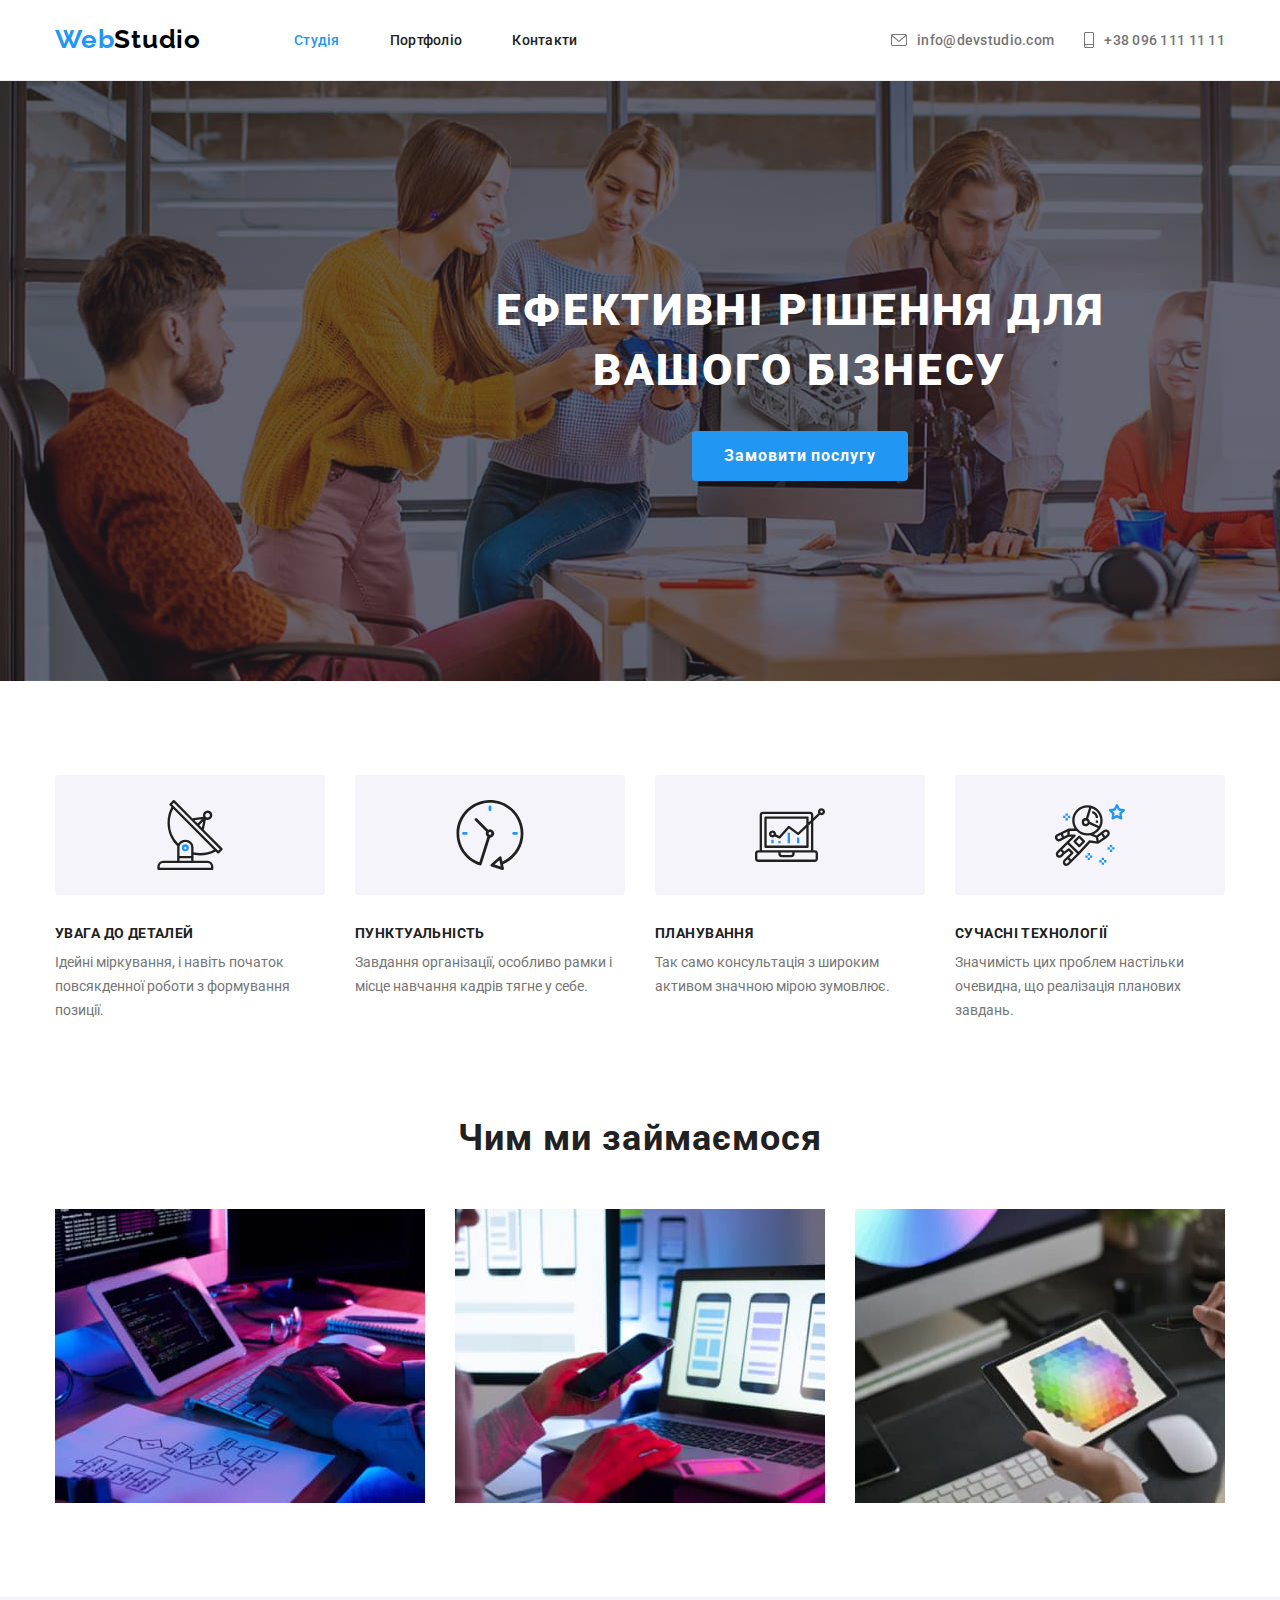
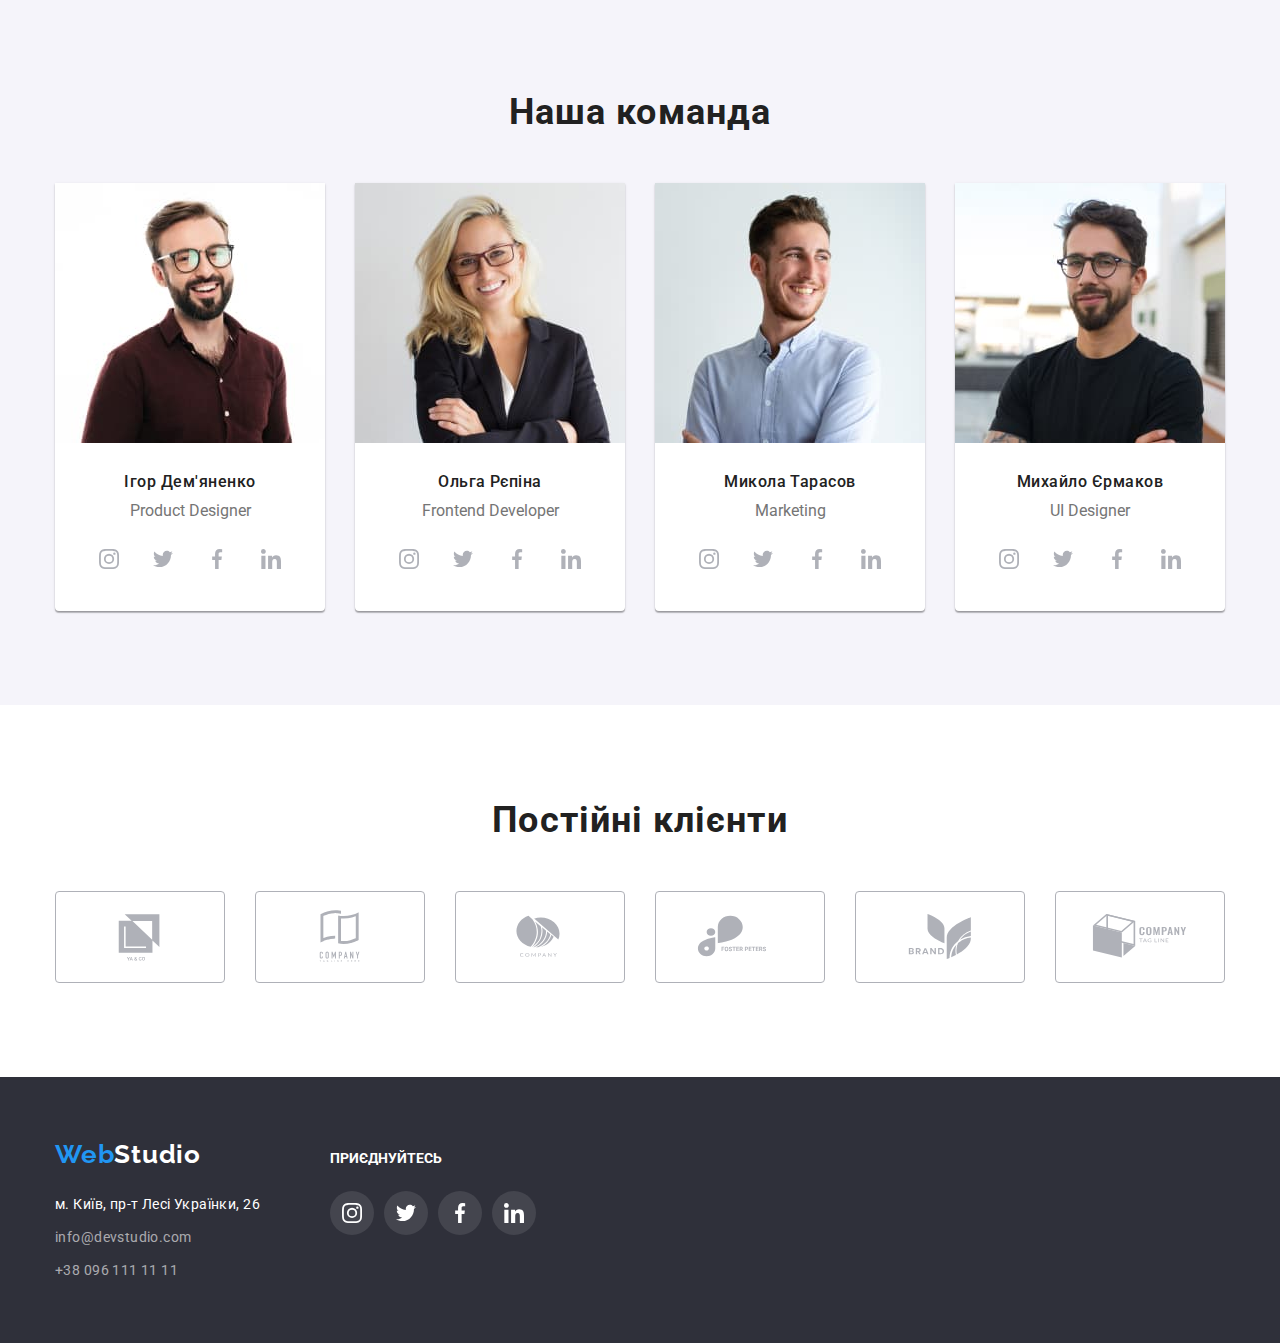
<file: index.html>
<!DOCTYPE html>
<html lang="uk">
  <head>
    <meta charset="UTF-8" />
    <meta http-equiv="X-UA-Compatible" content="IE=edge" />
    <meta name="viewport" content="width=device-width, initial-scale=1.0" />
    <title>WebStudio</title>
    <link rel="preconnect" href="https://fonts.googleapis.com" />
    <link rel="preconnect" href="https://fonts.gstatic.com" crossorigin />
    <link
      href="https://fonts.googleapis.com/css2?family=Raleway:wght@700&family=Roboto:wght@400;500;700;900&display=swap"
      rel="stylesheet"
    />
    <link
      rel="stylesheet"
      href="https://cdnjs.cloudflare.com/ajax/libs/modern-normalize/1.1.0/modern-normalize.min.css"
    />
    <link rel="stylesheet" href="./css/styles.css" />
  </head>
  <body>
    <!-- Header -->

    <header class="header">
      <div class="container">
        <div class="site-nav">
          <nav class="main-nav">
            <a class="logo-header" href="./index.html"
              >Web<span class="logo-header-end">Studio</span></a
            >
            <ul class="nav">
              <li class="nav-list">
                <a class="nav-link current" href="./index.html">Студія</a>
              </li>
              <li class="nav-list">
                <a class="nav-link" href="./portfolio.html">Портфоліо</a>
              </li>
              <li class="nav-list"><a class="nav-link" href="#">Контакти</a></li>
            </ul>
          </nav>

          <ul class="contacts">
            <li class="contacts-list">
              <a class="contacts-link" href="mailto:info@devstudio.com">
                <svg class="contacts-link-icon envelope">
                  <use href="./images/icons.svg#envelope"></use>
                </svg>
                info@devstudio.com</a
              >
            </li>
            <li class="contacts-list">
              <a class="contacts-link" href="tel:+380961111111">
                <svg class="contacts-link-icon smartphone">
                  <use href="./images/icons.svg#smartphone"></use>
                </svg>
                +38 096 111 11 11</a
              >
            </li>
          </ul>
        </div>
      </div>
    </header>
    <main>
      <!-- Hero section -->

      <section class="hero">
        <div class="hero-background">
          <div class="container">
            <h1 class="hero-title">Ефективні рішення для вашого бізнесу</h1>
            <button type="button" class="hero-button">Замовити послугу</button>
          </div>
        </div>
      </section>

      <!-- Our advantages section -->

      <section class="section">
        <div class="container">
          <h2 class="visually-hidden">Наші переваги</h2>
          <ul class="advantages">
            <li class="advantages-list">
              <div class="advantages-thumb">
                <svg class="our-adnvantages-icon">
                  <use href="./images/icons.svg#antenna"></use>
                </svg>
              </div>
              <h3 class="advantages-title">Увага до деталей</h3>
              <p class="advantages-text">
                Ідейні міркування, і навіть початок повсякденної роботи з формування позиції.
              </p>
            </li>
            <li class="advantages-list">
              <div class="advantages-thumb">
                <svg class="our-adnvantages-icon">
                  <use href="./images/icons.svg#clock"></use>
                </svg>
              </div>
              <h3 class="advantages-title">Пунктуальність</h3>
              <p class="advantages-text">
                Завдання організації, особливо рамки і місце навчання кадрів тягне у себе.
              </p>
            </li>
            <li class="advantages-list">
              <div class="advantages-thumb">
                <svg class="our-adnvantages-icon">
                  <use href="./images/icons.svg#diagram"></use>
                </svg>
              </div>
              <h3 class="advantages-title">Планування</h3>
              <p class="advantages-text">
                Так само консультація з широким активом значною мірою зумовлює.
              </p>
            </li>
            <li class="advantages-list">
              <div class="advantages-thumb">
                <svg class="our-adnvantages-icon">
                  <use href="./images/icons.svg#astronaut"></use>
                </svg>
              </div>
              <h3 class="advantages-title">Сучасні технології</h3>
              <p class="advantages-text">
                Значимість цих проблем настільки очевидна, що реалізація планових завдань.
              </p>
            </li>
          </ul>
        </div>
      </section>

      <!-- What we do section -->

      <section class="what-we-do">
        <div class="container">
          <h2 class="section-title">Чим ми займаємося</h2>
          <ul class="what-we-do-list">
            <li class="what-we-do-item">
              <img src="./images/computer.jpg" alt="людина працює за компьютером" width="370" />
            </li>
            <li class="what-we-do-item">
              <img
                src="./images/smartphone.jpg"
                alt="людина з телефоном та ноутбуком"
                width="370"
              />
            </li>
            <li class="what-we-do-item">
              <img src="./images/tablet.jpg" alt="людина працює з планшетом" width="370" />
            </li>
          </ul>
        </div>
      </section>

      <!-- Our team section -->

      <section class="ourteam-background section">
        <div class="container">
          <h2 class="section-title">Наша команда</h2>
          <ul class="ourteam">
            <li class="ourteam-list">
              <img src="./images/igor.jpg" alt="усміхнений хлопець в окулярах" width="270" />
              <div class="ourteam-cards">
                <h3 class="ourteam-title">Ігор Дем'яненко</h3>
                <p class="ourteam-text">Product Designer</p>
                <ul class="soc-networks">
                  <li class="soc-list">
                    <a class="soc-link" href="#" target="_blank" rel="noopener noreferrer nofollow"
                      ><svg class="soc-icon">
                        <use href="./images/icons.svg#instagram"></use>
                      </svg>
                    </a>
                  </li>
                  <li class="soc-list">
                    <a class="soc-link" href="#" target="_blank" rel="noopener noreferrer nofollow">
                      <svg class="soc-icon">
                        <use href="./images/icons.svg#twitter"></use>
                      </svg>
                    </a>
                  </li>
                  <li class="soc-list">
                    <a class="soc-link" href="#" target="_blank" rel="noopener noreferrer nofollow"
                      ><svg class="soc-icon">
                        <use href="./images/icons.svg#facebook"></use>
                      </svg>
                    </a>
                  </li>
                  <li class="soc-list">
                    <a class="soc-link" href="#" target="_blank" rel="noopener noreferrer nofollow"
                      ><svg class="soc-icon">
                        <use href="./images/icons.svg#linkedin"></use>
                      </svg>
                    </a>
                  </li>
                </ul>
              </div>
            </li>
            <li class="ourteam-list">
              <img src="./images/olga.jpg" alt="симпатична дівчина в окулярах" width="270" />
              <div class="ourteam-cards">
                <h3 class="ourteam-title">Ольга Рєпіна</h3>
                <p class="ourteam-text">Frontend Developer</p>
                <ul class="soc-networks">
                  <li class="soc-list">
                    <a class="soc-link" href="#" target="_blank" rel="noopener noreferrer nofollow"
                      ><svg class="soc-icon">
                        <use href="./images/icons.svg#instagram"></use>
                      </svg>
                    </a>
                  </li>
                  <li class="soc-list">
                    <a class="soc-link" href="#" target="_blank" rel="noopener noreferrer nofollow">
                      <svg class="soc-icon">
                        <use href="./images/icons.svg#twitter"></use>
                      </svg>
                    </a>
                  </li>
                  <li class="soc-list">
                    <a class="soc-link" href="#" target="_blank" rel="noopener noreferrer nofollow"
                      ><svg class="soc-icon">
                        <use href="./images/icons.svg#facebook"></use>
                      </svg>
                    </a>
                  </li>
                  <li class="soc-list">
                    <a class="soc-link" href="#" target="_blank" rel="noopener noreferrer nofollow"
                      ><svg class="soc-icon">
                        <use href="./images/icons.svg#linkedin"></use>
                      </svg>
                    </a>
                  </li>
                </ul>
              </div>
            </li>
            <li class="ourteam-list">
              <img src="./images/mykola.jpg" alt="задоволений життям хлопець" width="270" />
              <div class="ourteam-cards">
                <h3 class="ourteam-title">Микола Тарасов</h3>
                <p class="ourteam-text">Marketing</p>
                <ul class="soc-networks">
                  <li class="soc-list">
                    <a class="soc-link" href="#" target="_blank" rel="noopener noreferrer nofollow"
                      ><svg class="soc-icon">
                        <use href="./images/icons.svg#instagram"></use>
                      </svg>
                    </a>
                  </li>
                  <li class="soc-list">
                    <a class="soc-link" href="#" target="_blank" rel="noopener noreferrer nofollow">
                      <svg class="soc-icon">
                        <use href="./images/icons.svg#twitter"></use>
                      </svg>
                    </a>
                  </li>
                  <li class="soc-list">
                    <a class="soc-link" href="#" target="_blank" rel="noopener noreferrer nofollow"
                      ><svg class="soc-icon">
                        <use href="./images/icons.svg#facebook"></use>
                      </svg>
                    </a>
                  </li>
                  <li class="soc-list">
                    <a class="soc-link" href="#" target="_blank" rel="noopener noreferrer nofollow"
                      ><svg class="soc-icon">
                        <use href="./images/icons.svg#linkedin"></use>
                      </svg>
                    </a>
                  </li>
                </ul>
              </div>
            </li>

            <li class="ourteam-list">
              <img src="./images/myhajlo.jpg" alt="хитрий хлорець в окулярах" width="270" />
              <div class="ourteam-cards">
                <h3 class="ourteam-title">Михайло Єрмаков</h3>
                <p class="ourteam-text">UI Designer</p>
                <ul class="soc-networks">
                  <li class="soc-list">
                    <a class="soc-link" href="#" target="_blank" rel="noopener noreferrer nofollow"
                      ><svg class="soc-icon">
                        <use href="./images/icons.svg#instagram"></use>
                      </svg>
                    </a>
                  </li>
                  <li class="soc-list">
                    <a class="soc-link" href="#" target="_blank" rel="noopener noreferrer nofollow">
                      <svg class="soc-icon">
                        <use href="./images/icons.svg#twitter"></use>
                      </svg>
                    </a>
                  </li>
                  <li class="soc-list">
                    <a class="soc-link" href="#" target="_blank" rel="noopener noreferrer nofollow"
                      ><svg class="soc-icon">
                        <use href="./images/icons.svg#facebook"></use>
                      </svg>
                    </a>
                  </li>
                  <li class="soc-list">
                    <a class="soc-link" href="#" target="_blank" rel="noopener noreferrer nofollow"
                      ><svg class="soc-icon">
                        <use href="./images/icons.svg#linkedin"></use>
                      </svg>
                    </a>
                  </li>
                </ul>
              </div>
            </li>
          </ul>
        </div>
      </section>

      <!-- Constant clients section -->

      <section class="section">
        <div class="container">
          <h2 class="section-title">Постійні клієнти</h2>
          <ul class="constant-clients">
            <li class="clients-list">
              <a class="clients-link" href="#" target="_blank" rel="noopener noreferrer nofollow"
                ><svg class="clients-icon"><use href="./images/icons.svg#Logo1"></use></svg>
              </a>
            </li>
            <li class="clients-list">
              <a class="clients-link" href="#" target="_blank" rel="noopener noreferrer nofollow"
                ><svg class="clients-icon"><use href="./images/icons.svg#Logo2"></use></svg>
              </a>
            </li>
            <li class="clients-list">
              <a class="clients-link" href="#" target="_blank" rel="noopener noreferrer nofollow"
                ><svg class="clients-icon"><use href="./images/icons.svg#Logo3"></use></svg>
              </a>
            </li>
            <li class="clients-list">
              <a class="clients-link" href="#" target="_blank" rel="noopener noreferrer nofollow"
                ><svg class="clients-icon"><use href="./images/icons.svg#Logo4"></use></svg>
              </a>
            </li>
            <li class="clients-list">
              <a class="clients-link" href="#" target="_blank" rel="noopener noreferrer nofollow"
                ><svg class="clients-icon"><use href="./images/icons.svg#Logo5"></use></svg>
              </a>
            </li>
            <li class="clients-list">
              <a class="clients-link" href="#" target="_blank" rel="noopener noreferrer nofollow"
                ><svg class="clients-icon"><use href="./images/icons.svg#Logo6"></use></svg>
              </a>
            </li>
          </ul>
        </div>
      </section>
    </main>

    <!-- Footer -->

    <footer class="footer-background">
      <div class="container">
        <div class="footer">
          <div class="find-us">
            <a class="logo-footer" href="./index.html"
              >Web<span class="logo-footer-end">Studio</span></a
            >
            <address>
              <ul class="adres">
                <li class="adres-item">
                  <a
                    class="footer-address"
                    href="https://goo.gl/maps/CPtrU1FHBa2aNyZL9"
                    target="_blank"
                    rel="noopener noreferrer nofollow"
                    >м. Київ, пр-т Лесі Українки, 26</a
                  >
                </li>
                <li class="adres-item">
                  <a class="footer-contacts" href="mailto:info@devstudio.com">info@devstudio.com</a>
                </li>
                <li class="adres-item">
                  <a class="footer-contacts" href="tel:+380961111111">+38 096 111 11 11</a>
                </li>
              </ul>
            </address>
          </div>
          <div class="join-us">
            <p class="join-us-text">приєднуйтесь</p>
            <ul class="soc-networks">
              <li class="soc-list">
                <a
                  class="soc-link soc-link-footer"
                  href="#"
                  target="_blank"
                  rel="noopener noreferrer nofollow"
                  ><svg class="soc-icon">
                    <use href="./images/icons.svg#instagram"></use>
                  </svg>
                </a>
              </li>
              <li class="soc-list">
                <a
                  class="soc-link soc-link-footer"
                  href="#"
                  target="_blank"
                  rel="noopener noreferrer nofollow"
                >
                  <svg class="soc-icon">
                    <use href="./images/icons.svg#twitter"></use>
                  </svg>
                </a>
              </li>
              <li class="soc-list">
                <a
                  class="soc-link soc-link-footer"
                  href="#"
                  target="_blank"
                  rel="noopener noreferrer nofollow"
                  ><svg class="soc-icon">
                    <use href="./images/icons.svg#facebook"></use>
                  </svg>
                </a>
              </li>
              <li class="soc-list">
                <a
                  class="soc-link soc-link-footer"
                  href="#"
                  target="_blank"
                  rel="noopener noreferrer nofollow"
                  ><svg class="soc-icon">
                    <use href="./images/icons.svg#linkedin"></use>
                  </svg>
                </a>
              </li>
            </ul>
          </div>
        </div>
      </div>
    </footer>
  </body>
</html>
</file>
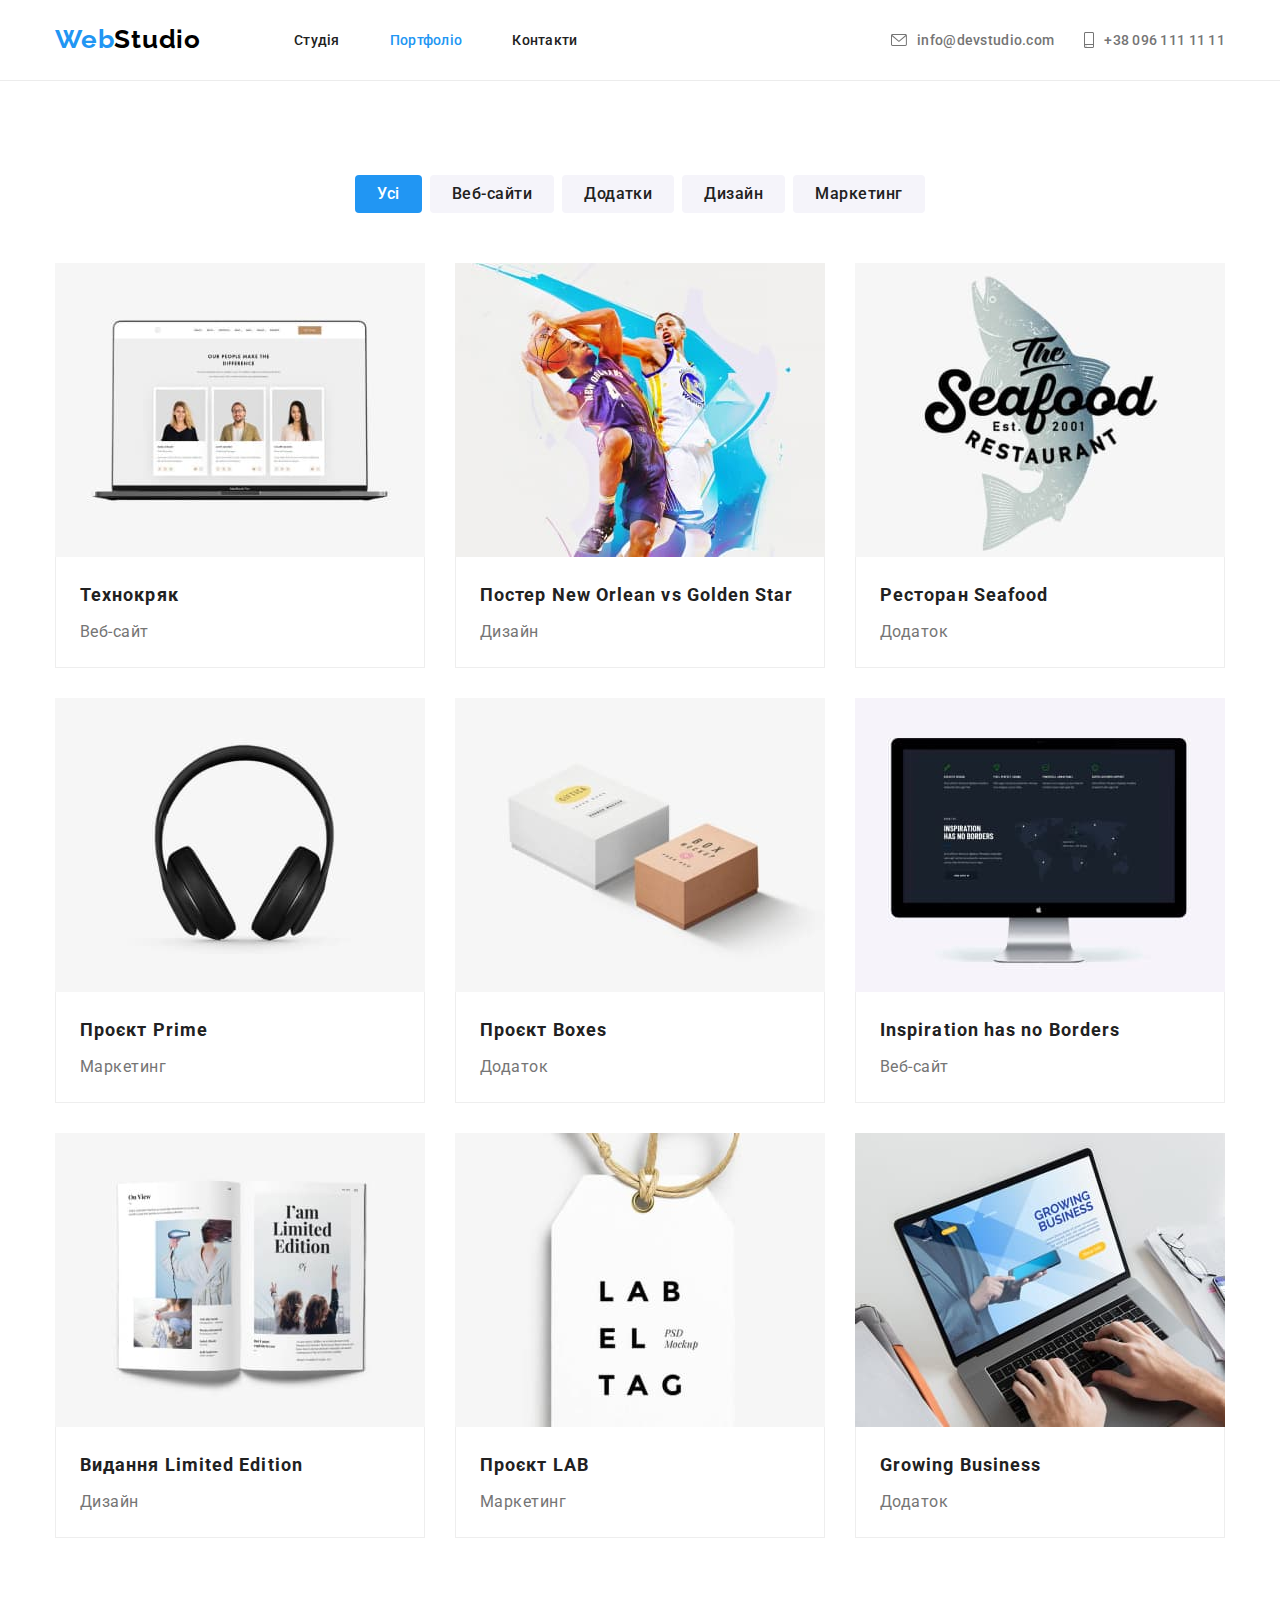
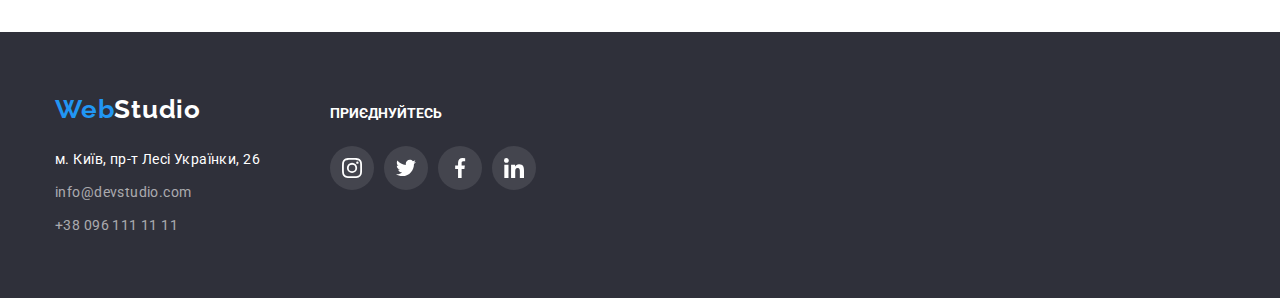
<file: portfolio.html>
<!DOCTYPE html>
<html lang="uk">
  <head>
    <meta charset="UTF-8" />
    <meta http-equiv="X-UA-Compatible" content="IE=edge" />
    <meta name="viewport" content="width=device-width, initial-scale=1.0" />
    <title>Portfolio</title>
    <link rel="preconnect" href="https://fonts.googleapis.com" />
    <link rel="preconnect" href="https://fonts.gstatic.com" crossorigin />
    <link
      href="https://fonts.googleapis.com/css2?family=Raleway:wght@700&family=Roboto:wght@400;500;700;900&display=swap"
      rel="stylesheet"
    />
    <link
      rel="stylesheet"
      href="https://cdnjs.cloudflare.com/ajax/libs/modern-normalize/1.1.0/modern-normalize.min.css"
    />
    <link rel="stylesheet" href="./css/styles.css" />
  </head>
  <body>
    <!-- Header -->

    <header class="header">
      <div class="container">
        <div class="site-nav">
          <nav class="main-nav">
            <a class="logo-header" href="./index.html"
              >Web<span class="logo-header-end">Studio</span></a
            >
            <ul class="nav">
              <li class="nav-list">
                <a class="nav-link" href="./index.html">Студія</a>
              </li>
              <li class="nav-list">
                <a class="nav-link current" href="./portfolio.html">Портфоліо</a>
              </li>
              <li class="nav-list"><a class="nav-link" href="#">Контакти</a></li>
            </ul>
          </nav>

          <ul class="contacts">
            <li class="contacts-list">
              <a class="contacts-link" href="mailto:info@devstudio.com">
                <svg class="contacts-link-icon envelope">
                  <use href="./images/icons.svg#envelope"></use>
                </svg>
                info@devstudio.com</a
              >
            </li>
            <li class="item">
              <a class="contacts-link" href="tel:+380961111111">
                <svg class="contacts-link-icon smartphone">
                  <use href="./images/icons.svg#smartphone"></use>
                </svg>
                +38 096 111 11 11</a
              >
            </li>
          </ul>
        </div>
      </div>
    </header>
    <main>
      <!-- Our projects section -->
      <section class="section">
        <div class="container">
          <h1 class="visually-hidden">Наші проекти</h1>

          <!-- Filtr menu -->

          <ul class="filtr">
            <li>
              <button class="filtr-button current-button" type="button">Усі</button>
            </li>
            <li><button class="filtr-button" type="button">Веб-сайти</button></li>
            <li><button class="filtr-button" type="button">Додатки</button></li>
            <li><button class="filtr-button" type="button">Дизайн</button></li>
            <li><button class="filtr-button" type="button">Маркетинг</button></li>
          </ul>

          <!-- Cards menu -->

          <ul class="ourprojects">
            <li class="ourprojects-list">
              <a
                class="ourprojects-link"
                href="#"
                target="_blank"
                rel="noopener noreferrer nofollow"
                ><img src="./images/technocrack.jpg" alt="відкрита сторінка сайту" width="370" />
                <div class="ourproject-card">
                  <h2 class="ourprojects-title">Технокряк</h2>
                  <p class="ourprojects-text">Веб-сайт</p>
                </div></a
              >
            </li>
            <li class="ourprojects-list">
              <a
                class="ourprojects-link"
                href="#"
                target="_blank"
                rel="noopener noreferrer nofollow"
                ><img src="./images/poster.jpg" alt="постер з двома баскетболістами" width="370" />
                <div class="ourproject-card">
                  <h2 class="ourprojects-title">Постер New Orlean vs Golden Star</h2>
                  <p class="ourprojects-text">Дизайн</p>
                </div></a
              >
            </li>
            <li class="ourprojects-list">
              <a
                class="ourprojects-link"
                href="#"
                target="_blank"
                rel="noopener noreferrer nofollow"
                ><img
                  src="./images/seafood.jpg"
                  alt="емблема ресторану у вигляді риби"
                  width="370"
                />
                <div class="ourproject-card">
                  <h2 class="ourprojects-title">Ресторан Seafood</h2>
                  <p class="ourprojects-text">Додаток</p>
                </div></a
              >
            </li>
            <li class="ourprojects-list">
              <a
                class="ourprojects-link"
                href="#"
                target="_blank"
                rel="noopener noreferrer nofollow"
                ><img src="./images/prime.jpg" alt="навушники" width="370" />
                <div class="ourproject-card">
                  <h2 class="ourprojects-title">Проєкт Prime</h2>
                  <p class="ourprojects-text">Маркетинг</p>
                </div></a
              >
            </li>
            <li class="ourprojects-list">
              <a
                class="ourprojects-link"
                href="#"
                target="_blank"
                rel="noopener noreferrer nofollow"
                ><img src="./images/boxes.jpg" alt="дві коробки" width="370" />
                <div class="ourproject-card">
                  <h2 class="ourprojects-title">Проєкт Boxes</h2>
                  <p class="ourprojects-text">Додаток</p>
                </div></a
              >
            </li>
            <li class="ourprojects-list">
              <a
                class="ourprojects-link"
                href="#"
                target="_blank"
                rel="noopener noreferrer nofollow"
                ><img src="./images/inspiration.jpg" alt="моноблок" width="370" />
                <div class="ourproject-card">
                  <h2 class="ourprojects-title">Inspiration has no Borders</h2>
                  <p class="ourprojects-text">Веб-сайт</p>
                </div></a
              >
            </li>
            <li class="ourprojects-list">
              <a
                class="ourprojects-link"
                href="#"
                target="_blank"
                rel="noopener noreferrer nofollow"
                ><img src="./images/limeddit.jpg" alt="розгорнутий журнал" width="370" />
                <div class="ourproject-card">
                  <h2 class="ourprojects-title">Видання Limited Edition</h2>
                  <p class="ourprojects-text">Дизайн</p>
                </div></a
              >
            </li>
            <li class="ourprojects-list">
              <a
                class="ourprojects-link"
                href="#"
                target="_blank"
                rel="noopener noreferrer nofollow"
                ><img src="./images/lab.jpg" alt="бірка на мотузці" width="370" />
                <div class="ourproject-card">
                  <h2 class="ourprojects-title">Проєкт LAB</h2>
                  <p class="ourprojects-text">Маркетинг</p>
                </div></a
              >
            </li>
            <li class="ourprojects-list">
              <a
                class="ourprojects-link"
                href="#"
                target="_blank"
                rel="noopener noreferrer nofollow"
                ><img src="./images/growingbus.jpg" alt="людина працює за ноутбуком" width="370" />
                <div class="ourproject-card">
                  <h2 class="ourprojects-title">Growing Business</h2>
                  <p class="ourprojects-text">Додаток</p>
                </div></a
              >
            </li>
          </ul>
        </div>
      </section>
    </main>
    <!-- Footer -->
    <footer class="footer-background">
      <div class="container">
        <div class="footer">
          <div class="find-us">
            <a class="logo-footer" href="./index.html"
              >Web<span class="logo-footer-end">Studio</span></a
            >
            <address>
              <ul class="adres">
                <li class="adres-item">
                  <a
                    class="footer-address"
                    href="https://goo.gl/maps/CPtrU1FHBa2aNyZL9"
                    target="_blank"
                    rel="noopener noreferrer nofollow"
                    >м. Київ, пр-т Лесі Українки, 26</a
                  >
                </li>
                <li class="adres-item">
                  <a class="footer-contacts" href="mailto:info@devstudio.com">info@devstudio.com</a>
                </li>
                <li class="adres-item">
                  <a class="footer-contacts" href="tel:+380961111111">+38 096 111 11 11</a>
                </li>
              </ul>
            </address>
          </div>
          <div class="join-us">
            <p class="join-us-text">приєднуйтесь</p>
            <ul class="soc-networks">
              <li class="soc-list">
                <a
                  class="soc-link soc-link-footer"
                  href="#"
                  target="_blank"
                  rel="noopener noreferrer nofollow"
                  ><svg class="soc-icon">
                    <use href="./images/icons.svg#instagram"></use>
                  </svg>
                </a>
              </li>
              <li class="soc-list">
                <a
                  class="soc-link soc-link-footer"
                  href="#"
                  target="_blank"
                  rel="noopener noreferrer nofollow"
                >
                  <svg class="soc-icon">
                    <use href="./images/icons.svg#twitter"></use>
                  </svg>
                </a>
              </li>
              <li class="soc-list">
                <a
                  class="soc-link soc-link-footer"
                  href="#"
                  target="_blank"
                  rel="noopener noreferrer nofollow"
                  ><svg class="soc-icon">
                    <use href="./images/icons.svg#facebook"></use>
                  </svg>
                </a>
              </li>
              <li class="soc-list">
                <a
                  class="soc-link soc-link-footer"
                  href="#"
                  target="_blank"
                  rel="noopener noreferrer nofollow"
                  ><svg class="soc-icon">
                    <use href="./images/icons.svg#linkedin"></use>
                  </svg>
                </a>
              </li>
            </ul>
          </div>
        </div>
      </div>
    </footer>
  </body>
</html>
</file>
<file: css/styles.css>
/* Color variables */

:root {
  --main-background-color: #ffffff;
  --secondary-background-color: #2f303a;
  --accent-color: #2196f3;
  --section-background-color: #f5f4fa;
  --our-contacts-color: rgba(255, 255, 255, 0.6);
  --main-text-color: #757575;
  --title-text-color: #212121;
  --logo-end-color: #000000;
}

/* General styles */

body {
  background-color: var(--main-background-color);
  color: var(--main-text-color);
  font-family: 'Roboto', sans-serif;
  font-size: 14px;
}

h1,
h2,
h3,
h4,
h5,
h6,
p,
ul {
  margin: 0;
  padding: 0;
}

li {
  list-style: none;
}

img {
  display: block;
  max-width: 100%;
  height: auto;
}

.container {
  width: 1200px;
  margin: 0 auto;
  padding: 0 15px;
}

.section {
  padding: 94px 0;
}

.visually-hidden {
  position: absolute;
  white-space: nowrap;
  width: 1px;
  height: 1px;
  overflow: hidden;
  border: 0;
  padding: 0;
  clip: rect(0 0 0 0);
  clip-path: inset(50%);
  margin: -1px;
}

.section-title {
  margin-bottom: 50px;

  text-align: center;
  font-weight: 700;
  font-size: 36px;
  line-height: 1.17;
  letter-spacing: 0.03em;
  color: var(--title-text-color);
}

/* Logo styles */

.logo-header,
.logo-footer {
  font-family: 'Raleway', sans-serif;
  color: var(--accent-color);
  text-decoration: none;
  font-size: 26px;
  font-weight: 700;
  line-height: 1.17;
  letter-spacing: 0.03em;
}

.logo-header {
  margin-right: 93px;
}

.logo-header-end {
  color: var(--logo-end-color);
  line-height: 1.38;
}

.logo-footer {
  display: block;
  margin-bottom: 20px;
}

.logo-footer-end {
  color: var(--main-background-color);
  line-height: 1.38;
}

/* Header styles */

.header {
  border-bottom: 1px solid #ececec;
}

.site-nav,
.main-nav,
.nav,
.contacts {
  display: flex;
  align-items: center;
}

.nav-list:not(:last-child) {
  margin-right: 50px;
}

.contacts-list:not(:last-child) {
  margin-right: 30px;
}

.contacts {
  margin-left: auto;
}

.nav,
.contacts {
  font-weight: 500;
  line-height: 1.17;
  letter-spacing: 0.02em;
}

.nav-link {
  display: block;
  padding: 32px 0;

  text-decoration: none;
  color: var(--title-text-color);
}

.contacts-link {
  display: flex;
  align-items: center;
  padding: 32px 0;

  text-decoration: none;
  color: var(--main-text-color);
}

.contacts-link-icon {
  margin-right: 10px;
  fill: currentColor;
}

.envelope {
  width: 16px;
  height: 12px;
}

.smartphone {
  width: 10px;
  height: 16px;
}

.nav-link:hover,
.nav-link:focus,
.contacts-link:hover,
.contacts-link:focus {
  color: var(--accent-color);
}

.current {
  color: var(--accent-color);
}

/* Footer styles */

.footer-background {
  padding: 60px 0;
  background-color: var(--secondary-background-color);
}

.footer {
  display: flex;
  gap: 70px;
  align-items: baseline;
}

.footer-address {
  text-decoration: none;
  font-style: normal;
  color: var(--main-background-color);
  line-height: 1.71;
  letter-spacing: 0.03em;
}

.footer-contacts {
  text-decoration: none;
  font-style: normal;
  color: var(--our-contacts-color);
  line-height: 1.71;
  letter-spacing: 0.03em;
}

.join-us-text {
  font-weight: 700;
  line-height: 1.71;
  text-transform: uppercase;
  color: var(--main-background-color);
  letter-spacing: 0.03%;
  margin-bottom: 20px;
}

.soc-link-footer.soc-link {
  background-color: rgba(255, 255, 255, 0.1);
  color: #ffffff;
}

.adres-item:not(:last-child) {
  margin-bottom: 9px;
}

.footer-address:hover,
.footer-address:focus,
.footer-contacts:hover,
.footer-contacts:focus {
  color: var(--accent-color);
}

/* WebStudio */

/* Hero section styles */

.hero {
  background-color: var(--secondary-background-color);
  text-align: center;
}

.hero-background {
  padding: 200px 0;
  width: 1600px;
  margin: 0 auto;
  background-image: linear-gradient(to right, rgba(47, 48, 58, 0.4), rgba(47, 48, 58, 0.4)),
    url(../images/background-hero.jpg);
  background-repeat: no-repeat;
  background-position: center;
  background-size: cover;
}

.hero-background-color {
}

.hero-title {
  max-width: 696px;
  margin: 0 auto 30px;

  font-weight: 900;
  font-size: 44px;
  line-height: 1.36;
  letter-spacing: 0.06em;
  text-transform: uppercase;
  color: var(--main-background-color);
}

.hero-button {
  padding: 10px 32px;
  border: 0;
  border-radius: 4px;

  font-weight: 700;
  font-size: 16px;
  line-height: 1.87;
  letter-spacing: 0.06em;
  background-color: var(--accent-color);
  color: var(--main-background-color);
  cursor: pointer;
}

.hero-button:hover,
.hero-button:focus {
  background-color: #188ce8;
}

/* Sections styles */

/* Our advantages section styles */

.advantages-title {
  margin-bottom: 10px;

  font-weight: 700;
  line-height: 1.17;
  letter-spacing: 0.03em;
  color: var(--title-text-color);
  text-transform: uppercase;
  font-size: inherit;
}

.advantages-text {
  line-height: 1.71;
}

.advantages {
  display: flex;
}

.advantages-list:not(:last-child) {
  margin-right: 30px;
}

.advantages-list {
  list-style-type: none;
  width: 25%;
}

.advantages-thumb {
  display: flex;
  width: 270px;
  height: 120px;
  justify-content: center;
  align-items: center;
  background-color: #f5f4fa;
  margin-bottom: 30px;
  border-radius: 4px;
}

.our-adnvantages-icon {
  width: 70px;
  height: 70px;
}

/* What we do section styles */

.what-we-do {
  padding: 0 0 94px 0;
}

.what-we-do-list {
  display: flex;
}

.what-we-do-item:not(:last-child) {
  margin-right: 30px;
}

/* Our team section styles */

.ourteam-background {
  background-color: var(--section-background-color);
}

.ourteam-title {
  margin-bottom: 10px;

  font-weight: 500;
  font-size: 16px;
  line-height: 1.17;
  letter-spacing: 0.03em;
  color: var(--title-text-color);
}

.ourteam-text {
  font-size: 16px;
  line-height: 1.17;
  margin-bottom: 16px;
}

.ourteam {
  display: flex;
}

.ourteam-list {
  width: 25%;

  background-color: var(--main-background-color);
  box-shadow: 0px 1px 3px rgba(0, 0, 0, 0.12), 0px 1px 1px rgba(0, 0, 0, 0.14),
    0px 2px 1px rgba(0, 0, 0, 0.2);
  border-radius: 0px 0px 4px 4px;
}

.ourteam-cards {
  text-align: center;
  padding: 30px 0;
}

.ourteam-list:not(:last-child) {
  margin-right: 30px;
}

.soc-networks {
  display: flex;
  justify-content: center;
  gap: 10px;
}
.soc-list {
  list-style-type: none;
}

.soc-link {
  width: 44px;
  height: 44px;
  display: flex;
  justify-content: center;
  align-items: center;
  border-radius: 50%;
  color: #afb1b8;
}

.soc-icon {
  width: 20px;
  height: 20px;
  fill: currentColor;
}

.soc-link:hover,
.soc-link:focus {
  background-color: #2196f3;
  color: #ffffff;
}

.soc-icon:hover {
  fill: currentColor;
}

/* Constant clients section styles */

.constant-clients {
  display: flex;
  gap: 30px;
  justify-content: center;
}

.clients-list {
  list-style: none;
}

.clients-link {
  width: 170px;
  height: 92px;
  display: flex;
  justify-content: center;
  align-items: center;
  color: #afb1b8;
  border: 1px solid #afb1b8;
  border-radius: 4px;
}

.clients-link:hover,
.clients-link:focus {
  color: var(--accent-color);
  border-color: var(--accent-color);
}

.clients-icon {
  width: 106px;
  height: 60px;
  fill: currentColor;
}

/* Portfolio */

/* Filtr buttons styles */

.filtr {
  display: flex;
  justify-content: center;
  column-gap: 8px;
  margin-bottom: 50px;
}

.filtr-button {
  padding: 6px 22px;

  border: none;
  border-radius: 4px;
  font-family: inherit;
  background-color: var(--section-background-color);
  color: var(--title-text-color);
  font-weight: 500;
  font-size: 16px;
  line-height: 1.62;
  letter-spacing: 0.03em;
  cursor: pointer;
}

.current-button {
  background-color: var(--accent-color);
  color: var(--main-background-color);
}

.filtr-button:hover,
.filtr-button:focus {
  background-color: var(--accent-color);
  color: var(--main-background-color);
  box-shadow: 0px 3px 1px rgba(0, 0, 0, 0.1), 0px 1px 2px rgba(0, 0, 0, 0.08),
    0px 2px 2px rgba(0, 0, 0, 0.12);
}

/* Projects cards styles */

.ourprojects {
  display: flex;
  flex-wrap: wrap;
  gap: 30px;
}

.ourprojects-list {
  flex-basis: 370px;
}

.ourprojects-link {
  display: block;
  text-decoration: none;
}

.ourprojects-link:hover,
.ourprojects-link:focus {
  box-shadow: 0px 1px 1px rgba(0, 0, 0, 0.12), 0px 4px 4px rgba(0, 0, 0, 0.06),
    1px 4px 6px rgba(0, 0, 0, 0.16);
}

.ourprojects-title {
  margin-bottom: 4px;

  font-size: 18px;
  line-height: 2;
  letter-spacing: 0.06em;
  color: var(--title-text-color);
}

.ourprojects-text {
  font-size: 16px;
  line-height: 1.87;
  letter-spacing: 0.03em;
  color: var(--main-text-color);
}

.ourproject-card {
  padding: 20px 24px;
  border-bottom: 1px solid #eeeeee;
  border-left: 1px solid #eeeeee;
  border-right: 1px solid #eeeeee;
}
</file>
